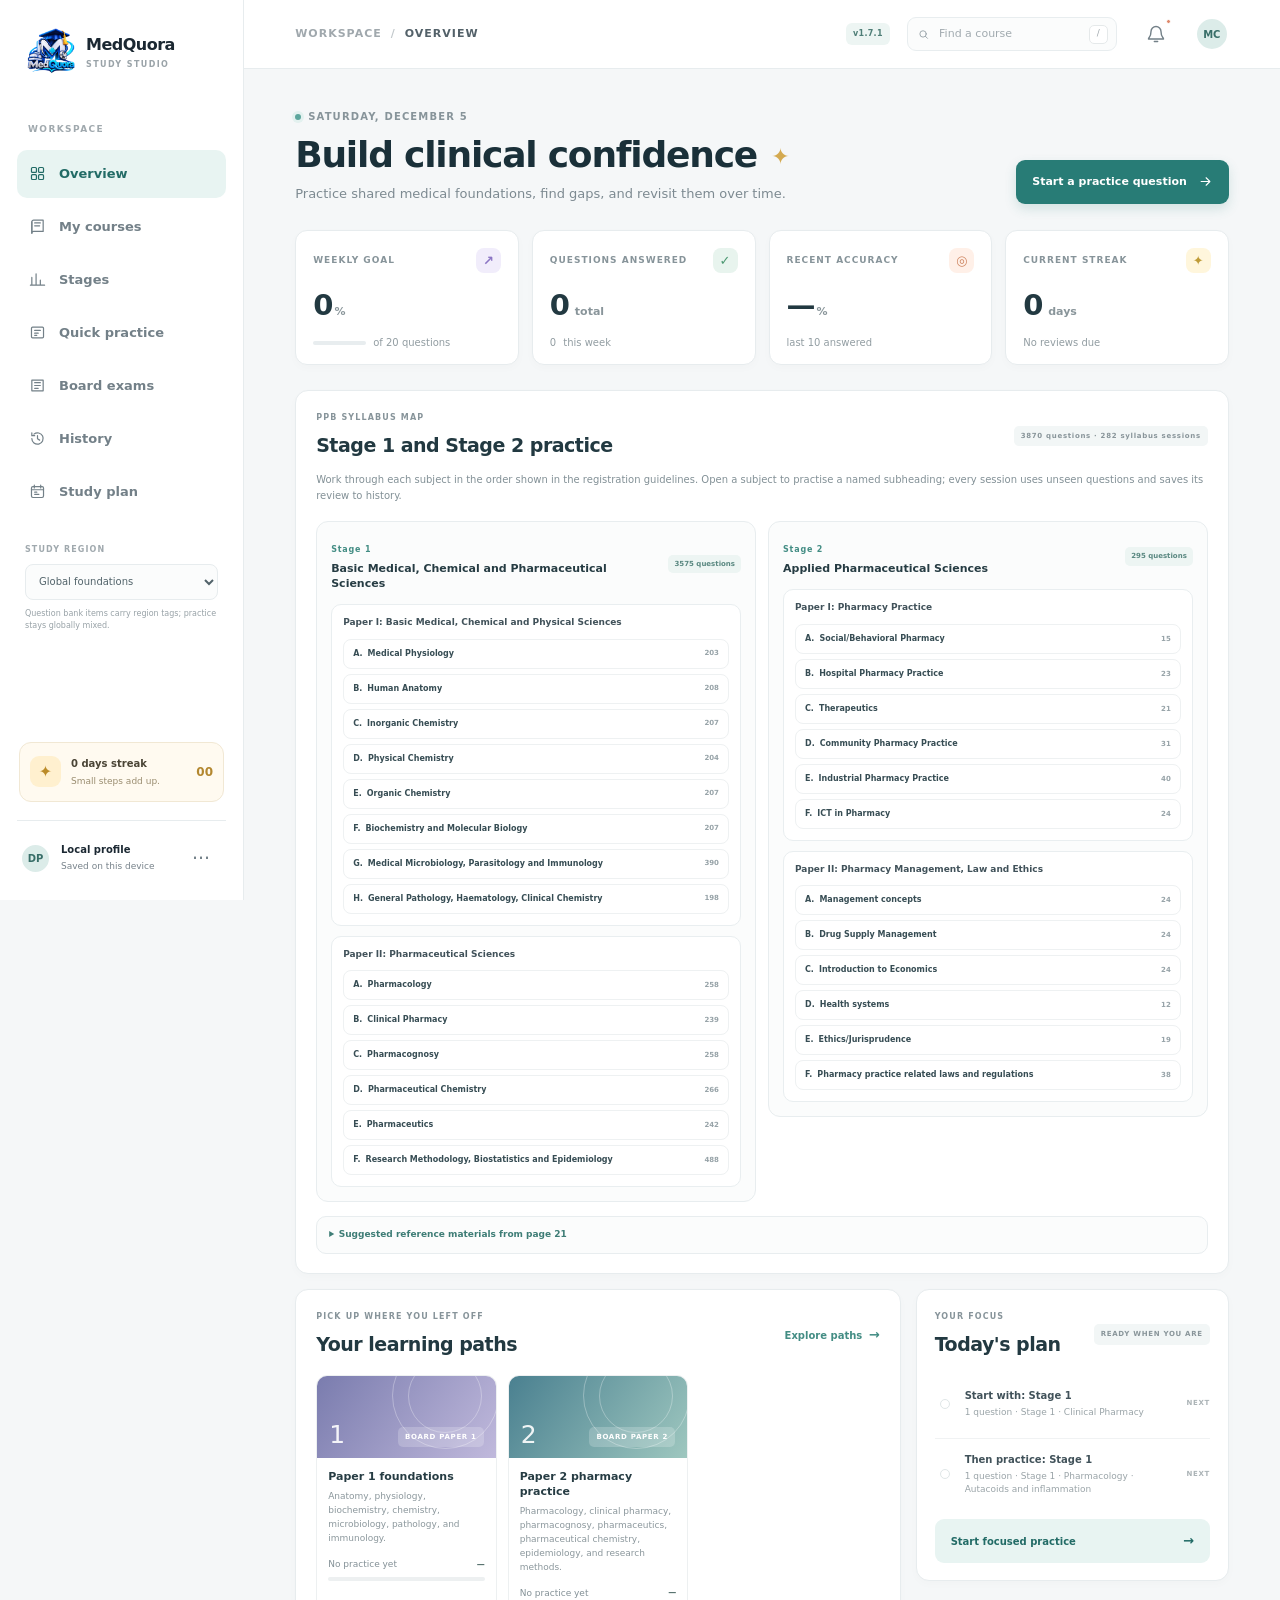
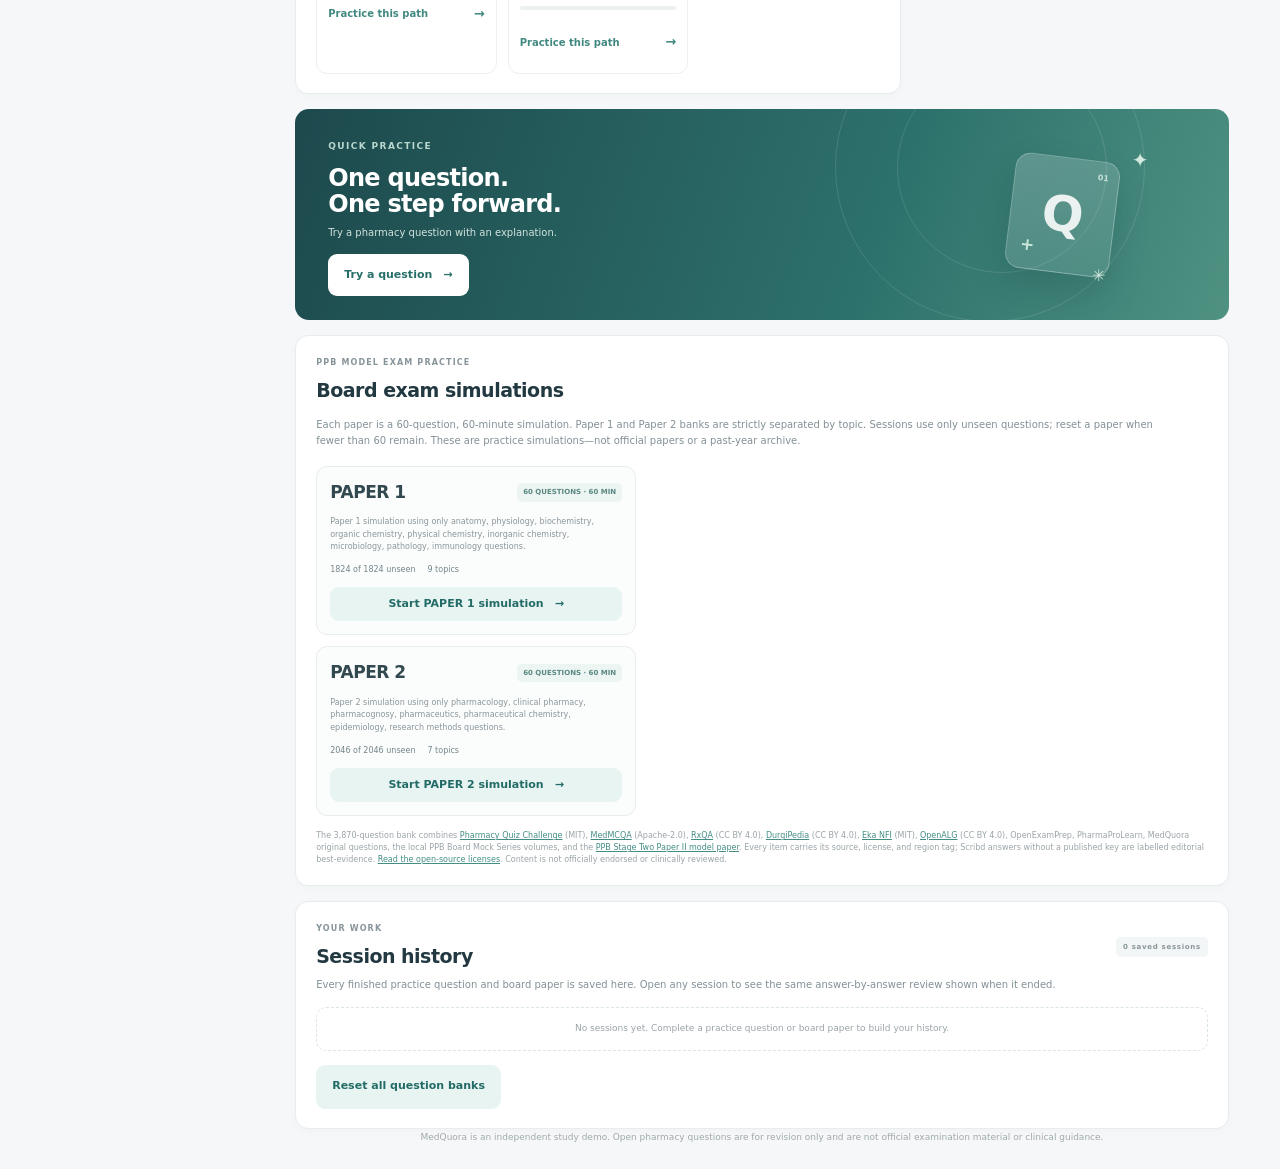
<file: index.html>
<!doctype html>
<html lang="en">
  <head>
    <meta charset="utf-8">
    <meta name="viewport" content="width=device-width, initial-scale=1">
    <meta name="theme-color" content="#f5f7f8">
    <meta name="description" content="MedQuora helps health-science learners practice shared medical foundations, reflect, and review.">
    <title>MedQuora — Clinical Study Studio</title>
    <link rel="stylesheet" href="styles.css">
    <script src="assets/open-pharmacy-questions.js" defer></script>
    <script src="assets/syllabus-topics.js" defer></script>
    <script src="app.js" defer></script>
  </head>
  <body>
    <div class="app-shell">
      <aside class="sidebar" id="sidebar">
        <a class="brand" href="#overview" aria-label="MedQuora home">
          <img class="brand-logo" src="assets/medquora-logo.png" alt="">
          <span class="brand-name">MedQuora<span>STUDY STUDIO</span></span>
        </a>

        <p class="nav-caption">WORKSPACE</p>
        <nav class="primary-nav" aria-label="Main navigation">
          <a class="nav-link active" href="#overview">
            <svg viewBox="0 0 24 24" aria-hidden="true"><rect x="3.5" y="3.5" width="7" height="7" rx="1.5"/><rect x="13.5" y="3.5" width="7" height="7" rx="1.5"/><rect x="3.5" y="13.5" width="7" height="7" rx="1.5"/><rect x="13.5" y="13.5" width="7" height="7" rx="1.5"/></svg>
            Overview
          </a>
          <a class="nav-link" href="#courses">
            <svg viewBox="0 0 24 24" aria-hidden="true"><path d="M4 5.5A2.5 2.5 0 0 1 6.5 3H20v16H6.5A2.5 2.5 0 0 0 4 21.5z"/><path d="M4 5.5v16M8 7h8M8 11h7"/></svg>
            My courses
          </a>
          <a class="nav-link" href="#stages">
            <svg viewBox="0 0 24 24" aria-hidden="true"><path d="M4 20V9M10 20V4M16 20v-7M22 20H2"/></svg>
            Stages
          </a>
          <a class="nav-link" href="#practice" data-open-practice>
            <svg viewBox="0 0 24 24" aria-hidden="true"><path d="M5 4.5h14A1.5 1.5 0 0 1 20.5 6v12a1.5 1.5 0 0 1-1.5 1.5H5A1.5 1.5 0 0 1 3.5 18V6A1.5 1.5 0 0 1 5 4.5Z"/><path d="M8 9h8M8 13h5M8 16h3"/></svg>
            Quick practice
          </a>
            <a class="nav-link" href="#board-exams">
              <svg viewBox="0 0 24 24" aria-hidden="true"><path d="M4 4.5h16v15H4z"/><path d="M8 8h8M8 12h8M8 16h5"/></svg>
              Board exams
            </a>
            <a class="nav-link" href="#history">
              <svg viewBox="0 0 24 24" aria-hidden="true"><path d="M4 12a8 8 0 1 0 3-6.2M4 4v4h4"/><path d="M12 8v4.5l3 1.8"/></svg>
              History
            </a>
            <a class="nav-link" href="#study-plan">
              <svg viewBox="0 0 24 24" aria-hidden="true"><rect x="3.5" y="5" width="17" height="15.5" rx="2"/><path d="M7.5 3v4M16.5 3v4M3.5 9.5h17M8 13h3M8 16h6"/></svg>
              Study plan
            </a>
        </nav>

        <label class="context-setting">
          <span>STUDY REGION</span>
          <select id="study-region" aria-describedby="region-note">
            <option value="global">Global foundations</option>
            <option value="us">United States</option>
            <option value="uk">United Kingdom</option>
            <option value="canada">Canada</option>
            <option value="india">India</option>
            <option value="australia">Australia</option>
            <option value="nigeria">Nigeria</option>
            <option value="south-africa">South Africa</option>
            <option value="kenya">Kenya</option>
            <option value="other">Other / not listed</option>
          </select>
          <small id="region-note">Question bank items carry region tags; practice stays globally mixed.</small>
        </label>

        <div class="sidebar-spacer"></div>
        <div class="streak-card">
          <div class="streak-icon" aria-hidden="true">✦</div>
          <div>
            <strong id="sidebar-streak">0 day streak</strong>
            <span>Small steps add up.</span>
          </div>
          <span class="streak-count" id="sidebar-streak-count">00</span>
        </div>
        <div class="sidebar-footer">
          <span class="avatar avatar-small">DP</span>
          <span class="profile-copy"><strong>Local profile</strong><span>Saved on this device</span></span>
          <span class="icon-button" aria-hidden="true">···</span>
        </div>
      </aside>

      <div class="workspace">
        <header class="topbar">
          <button class="icon-button menu-button" id="menu-button" type="button" aria-label="Open navigation" aria-expanded="false">
            <svg viewBox="0 0 24 24" aria-hidden="true"><path d="M4 6h16M4 12h16M4 18h16"/></svg>
          </button>
          <div class="breadcrumbs"><span>WORKSPACE</span><i>/</i><strong>OVERVIEW</strong></div>
          <div class="topbar-tools">
            <span class="version-badge">v1.7.1</span>
            <label class="search-box">
              <svg viewBox="0 0 24 24" aria-hidden="true"><circle cx="10.8" cy="10.8" r="6.8"/><path d="m16 16 4.2 4.2"/></svg>
              <input id="course-search" type="search" placeholder="Find a course" aria-label="Find a course">
              <kbd>/</kbd>
            </label>
            <button class="icon-button notification-button" id="notification-button" type="button" aria-label="Notifications">
              <svg viewBox="0 0 24 24" aria-hidden="true"><path d="M18 9a6 6 0 0 0-12 0c0 7-3 7-3 9h18c0-2-3-2-3-9M10 21h4"/></svg>
              <span class="notification-dot"></span>
            </button>
            <span class="avatar">MC</span>
          </div>
        </header>

        <main id="overview">
          <section class="welcome-row">
            <div>
              <p class="eyebrow"><span class="eyebrow-dot"></span> <span id="today-date"></span></p>
              <h1>Build clinical confidence <span class="wave">✦</span></h1>
              <p class="welcome-copy">Practice shared medical foundations, find gaps, and revisit them over time.</p>
            </div>
            <button class="button button-primary" type="button" data-open-practice>
              Start a practice question
              <svg viewBox="0 0 24 24" aria-hidden="true"><path d="M5 12h14M13 6l6 6-6 6"/></svg>
            </button>
          </section>

          <section class="stats-grid" aria-label="Study overview">
            <article class="stat-card">
              <div class="stat-top"><span class="stat-label">WEEKLY GOAL</span><span class="stat-symbol lilac">↗</span></div>
              <div class="stat-value"><span id="weekly-progress-value">0</span><span class="stat-unit">%</span></div>
              <div class="stat-bottom"><span class="mini-progress"><i id="weekly-progress-meter" style="width:0%"></i></span><span>of 20 questions</span></div>
            </article>
            <article class="stat-card">
              <div class="stat-top"><span class="stat-label">QUESTIONS ANSWERED</span><span class="stat-symbol mint">✓</span></div>
              <div class="stat-value"><span id="questions-answered">0</span><span class="stat-unit"> total</span></div>
              <div class="stat-bottom"><span id="questions-this-week">0</span><span>this week</span></div>
            </article>
            <article class="stat-card">
              <div class="stat-top"><span class="stat-label">RECENT ACCURACY</span><span class="stat-symbol peach">◎</span></div>
              <div class="stat-value"><span id="recent-accuracy">—</span><span class="stat-unit">%</span></div>
              <div class="stat-bottom"><span>last 10 answered</span></div>
            </article>
            <article class="stat-card streak-stat">
              <div class="stat-top"><span class="stat-label">CURRENT STREAK</span><span class="stat-symbol gold">✦</span></div>
              <div class="stat-value"><span id="current-streak">0</span><span class="stat-unit"> days</span></div>
              <div class="stat-bottom"><span id="due-count">No reviews due</span></div>
            </article>
          </section>

          <section class="panel syllabus-panel" id="stages">
            <div class="section-heading">
              <div>
                <p class="eyebrow">PPB SYLLABUS MAP</p>
                <h2>Stage 1 and Stage 2 practice</h2>
              </div>
              <span class="date-chip" id="syllabus-count">0 SESSIONS AVAILABLE</span>
            </div>
            <p class="syllabus-intro">Work through each subject in the order shown in the registration guidelines. Open a subject to practise a named subheading; every session uses unseen questions and saves its review to history.</p>
            <div class="stage-grid" id="stage-grid" aria-live="polite"></div>
            <details class="reference-list">
              <summary>Suggested reference materials from page 21</summary>
              <ol id="syllabus-references"></ol>
            </details>
          </section>

          <div class="content-grid">
            <section class="panel courses-panel" id="courses">
              <div class="section-heading">
                <div>
                  <p class="eyebrow">PICK UP WHERE YOU LEFT OFF</p>
                  <h2>Your learning paths</h2>
                </div>
                <a class="text-link" id="browse-paths" href="#courses" aria-controls="course-list">Explore paths <span>→</span></a>
              </div>
              <div class="course-grid" id="course-list" aria-live="polite"></div>
              <p class="empty-state" id="empty-state" hidden>No learning paths match that search.</p>
            </section>

            <aside class="panel plan-panel" id="study-plan">
              <div class="section-heading compact-heading">
                <div>
                  <p class="eyebrow">YOUR FOCUS</p>
                  <h2>Today's plan</h2>
                </div>
                <span class="date-chip" id="date-chip">READY WHEN YOU ARE</span>
              </div>
              <div class="plan-list" id="today-plan" aria-live="polite"></div>
              <button class="button button-soft plan-button" id="plan-button" type="button" data-open-practice>
                Start a focused session <span>→</span>
              </button>
            </aside>

            <section class="practice-banner" id="practice">
              <div class="practice-orbit orbit-one"></div>
              <div class="practice-orbit orbit-two"></div>
              <div class="practice-banner-copy">
                <span class="banner-kicker">QUICK PRACTICE</span>
                <h2>One question.<br>One step forward.</h2>
                <p>Try a pharmacy question with an explanation.</p>
                <button class="button button-light" type="button" data-open-practice>Try a question <span>→</span></button>
              </div>
              <div class="practice-decoration" aria-hidden="true">
                <span class="spark spark-a">✦</span><span class="spark spark-b">✳</span>
                <div class="question-tile"><span>Q</span><i>01</i><b>+</b></div>
              </div>
            </section>

            <section class="panel board-exams-panel" id="board-exams">
              <div class="section-heading board-exams-heading">
                <div>
                  <p class="eyebrow">PPB MODEL EXAM PRACTICE</p>
                  <h2>Board exam simulations</h2>
                </div>
              </div>
              <p class="board-exam-intro">Each paper is a 60-question, 60-minute simulation. Paper 1 and Paper 2 banks are strictly separated by topic. Sessions use only unseen questions; reset a paper when fewer than 60 remain. These are practice simulations—not official papers or a past-year archive.</p>
              <div class="exam-grid" id="exam-grid" aria-live="polite"></div>
              <p class="exam-disclaimer">The 3,870-question bank combines <a href="https://github.com/rocksonsamuel96/PharmacyQuizChallenge-">Pharmacy Quiz Challenge</a> (MIT), <a href="https://huggingface.co/datasets/openlifescienceai/medmcqa">MedMCQA</a> (Apache-2.0), <a href="https://github.com/Google-Health/rxqa">RxQA</a> (CC BY 4.0), <a href="https://durgical.com/en/practice/questions.json">DurgiPedia</a> (CC BY 4.0), <a href="https://huggingface.co/datasets/ekacare/Eka_NFI_MCQA">Eka NFI</a> (MIT), <a href="https://oer.galileo.usg.edu/chemistry-ancillary/18">OpenALG</a> (CC BY 4.0), OpenExamPrep, PharmaProLearn, MedQuora original questions, the local PPB Board Mock Series volumes, and the <a href="https://www.scribd.com/document/897815579/stagetwopapertwo">PPB Stage Two Paper II model paper</a>. Every item carries its source, license, and region tag; Scribd answers without a published key are labelled editorial best-evidence. <a href="assets/open-pharmacy-license.txt">Read the open-source licenses</a>. Content is not officially endorsed or clinically reviewed.</p>
            </section>

            <section class="panel history-panel" id="history">
              <div class="section-heading compact-heading">
                <div>
                  <p class="eyebrow">YOUR WORK</p>
                  <h2>Session history</h2>
                </div>
                <span class="date-chip" id="history-count">0 saved sessions</span>
              </div>
              <p class="history-intro">Every finished practice question and board paper is saved here. Open any session to see the same answer-by-answer review shown when it ended.</p>
              <div class="history-list" id="history-list" aria-live="polite"></div>
              <button class="button button-soft history-reset" type="button" data-reset-all>Reset all question banks</button>
            </section>
          </div>
          <footer class="page-footer">MedQuora is an independent study demo. Open pharmacy questions are for revision only and are not official examination material or clinical guidance.</footer>
        </main>
      </div>
    </div>

    <div class="scrim" id="scrim"></div>
    <dialog class="practice-dialog" id="practice-dialog" aria-labelledby="dialog-title">
      <form method="dialog" class="dialog-close-form">
        <button class="icon-button dialog-close" aria-label="Close practice" value="close">×</button>
      </form>
      <div class="dialog-content">
        <p class="eyebrow"><span class="eyebrow-dot"></span> <span id="session-label">QUICK PRACTICE</span> <span class="question-count" id="question-count">01 / 01</span><span class="exam-timer" id="exam-timer" role="timer" aria-label="Time remaining" hidden>60:00</span></p>
        <h2 id="dialog-title">Check your understanding</h2>
        <p class="question-topic" id="question-topic"></p>
        <p class="question-prompt" id="question-prompt"></p>
        <form id="answer-form">
          <fieldset id="answer-options">
            <legend class="sr-only">Choose one answer</legend>
          </fieldset>
          <div class="answer-feedback" id="answer-feedback" role="status" hidden></div>
          <button class="button button-primary submit-answer" id="submit-answer" type="submit">Check answer <span>→</span></button>
        </form>
        <p class="disclaimer">Educational revision only—not clinical guidance. Progress is saved on this device.</p>
      </div>
    </dialog>

    <dialog class="review-dialog" id="review-dialog" aria-labelledby="review-title">
      <form method="dialog" class="dialog-close-form">
        <button class="icon-button dialog-close" aria-label="Close review" value="close">×</button>
      </form>
      <div class="dialog-content">
        <p class="eyebrow"><span class="eyebrow-dot"></span> PAPER REVIEW <span class="question-count" id="review-score"></span></p>
        <h2 id="review-title">Session review</h2>
        <p class="review-summary" id="review-summary"></p>
        <div class="review-list" id="review-list"></div>
        <p class="disclaimer">Educational revision only—not clinical guidance. Progress is saved on this device.</p>
      </div>
    </dialog>

    <div class="toast" id="toast" role="status" aria-live="polite"></div>
  </body>
</html>
</file>
<file: styles.css>
:root {
  color-scheme: light;
  --ink: #1b2832;
  --muted: #78838b;
  --line: #e7ecee;
  --paper: #ffffff;
  --canvas: #f5f7f8;
  --teal: #287c76;
  --teal-dark: #226b66;
  --teal-pale: #e8f4f2;
  --navy: #18343b;
  --shadow: 0 12px 32px rgb(22 51 59 / 5%);
  font-family: Inter, ui-sans-serif, system-ui, -apple-system, BlinkMacSystemFont, "Segoe UI", sans-serif;
}

* { box-sizing: border-box; }

body {
  margin: 0;
  min-width: 320px;
  background: var(--canvas);
  color: var(--ink);
  font-size: 14px;
  -webkit-font-smoothing: antialiased;
}

button, input { font: inherit; }
button, a { -webkit-tap-highlight-color: transparent; }
button { cursor: pointer; }
a { color: inherit; text-decoration: none; }
svg { width: 20px; height: 20px; fill: none; stroke: currentColor; stroke-width: 1.7; stroke-linecap: round; stroke-linejoin: round; }

.app-shell { display: flex; min-height: 100vh; }

.sidebar {
  position: fixed;
  z-index: 20;
  inset: 0 auto 0 0;
  display: flex;
  flex-direction: column;
  width: 244px;
  padding: 28px 17px 18px;
  background: #fff;
  border-right: 1px solid var(--line);
}

.brand { display: flex; align-items: center; gap: 11px; padding: 0 10px; }
.brand-logo { display: block; width: 48px; height: 48px; flex: 0 0 auto; object-fit: contain; }
.brand-name { color: var(--ink); font-size: 16px; font-weight: 800; letter-spacing: -.5px; }
.brand-name span { display: block; margin-top: 2px; color: #9aa3a8; font-size: 8px; font-weight: 700; letter-spacing: 1.4px; }
.nav-caption { margin: 47px 11px 13px; color: #a0a9ae; font-size: 9px; font-weight: 800; letter-spacing: 1.4px; }
.primary-nav { display: grid; gap: 5px; }
.nav-link { display: flex; align-items: center; gap: 13px; min-height: 44px; padding: 0 12px; border-radius: 10px; color: #738088; font-size: 12px; font-weight: 600; transition: background .16s, color .16s; }
.nav-link svg { width: 17px; height: 17px; }
.nav-link:hover { background: #f5f8f8; color: var(--teal); }
.nav-link.active { background: var(--teal-pale); color: var(--teal-dark); }
.sidebar-spacer { flex: 1; min-height: 35px; }
.streak-card { display: flex; align-items: center; gap: 10px; margin: 0 2px 18px; padding: 13px 10px; border: 1px solid #f1e8d4; border-radius: 12px; background: #fffaf0; }
.streak-icon { display: grid; width: 31px; height: 31px; place-items: center; border-radius: 9px; background: #fff0cf; color: #bb8b28; font-size: 16px; }
.streak-card strong, .streak-card span { display: block; }
.streak-card strong { color: #4a4435; font-size: 10px; }
.streak-card div:nth-child(2) span { margin-top: 4px; color: #9a8d70; font-size: 9px; }
.streak-count { margin-left: auto; color: #b3872f; font-size: 12px; font-weight: 800; }
.sidebar-footer { display: flex; align-items: center; gap: 10px; padding: 15px 3px 2px; border-top: 1px solid var(--line); }
.avatar { display: grid; flex: 0 0 auto; width: 34px; height: 34px; place-items: center; border: 2px solid #fff; border-radius: 50%; background: #dcece9; color: #386e68; font-size: 10px; font-weight: 800; }
.avatar-small { width: 31px; height: 31px; }
.profile-copy { display: grid; gap: 3px; min-width: 0; }
.profile-copy strong { font-size: 10px; }
.profile-copy span { color: var(--muted); font-size: 9px; }
.icon-button { position: relative; display: inline-grid; flex: 0 0 auto; width: 34px; height: 34px; place-items: center; border: 0; border-radius: 9px; background: transparent; color: #738088; font-size: 19px; }
.icon-button:hover { background: #f2f6f6; color: var(--teal); }
.sidebar-footer .icon-button { margin-left: auto; }

.workspace { width: calc(100% - 244px); min-height: 100vh; margin-left: 244px; }
.topbar { position: sticky; z-index: 10; top: 0; display: flex; align-items: center; justify-content: space-between; height: 69px; padding: 0 clamp(22px, 4vw, 58px); border-bottom: 1px solid var(--line); background: rgb(255 255 255 / 92%); backdrop-filter: blur(14px); }
.breadcrumbs { display: flex; align-items: center; gap: 9px; color: #a0a8ad; font-size: 9px; font-weight: 700; letter-spacing: 1px; }
.breadcrumbs i { color: #c3c9cc; font-style: normal; }
.breadcrumbs strong { color: #536169; }
.topbar-tools { display: flex; align-items: center; gap: 17px; }
.version-badge { padding: 5px 7px; border-radius: 6px; background: #edf5f3; color: #4f7e77; font-size: 8px; font-weight: 800; letter-spacing: .3px; }
.search-box { display: flex; align-items: center; gap: 8px; width: 210px; height: 34px; padding: 0 8px 0 10px; border: 1px solid #e8edef; border-radius: 9px; background: #fbfcfc; color: #8a969c; }
.search-box svg { width: 15px; height: 15px; }
.search-box input { width: 100%; min-width: 0; border: 0; outline: 0; background: transparent; color: var(--ink); font-size: 10px; }
.search-box input::placeholder { color: #a1aaaf; }
kbd { display: inline-grid; min-width: 19px; height: 19px; place-items: center; border: 1px solid #e5e9ea; border-radius: 5px; background: #fff; color: #a0a8ad; font-family: inherit; font-size: 9px; }
.notification-dot { position: absolute; top: 7px; right: 7px; width: 5px; height: 5px; border: 1px solid #fff; border-radius: 50%; background: #df896c; }
.menu-button { display: none; }

main { max-width: 1380px; margin: 0 auto; padding: 36px clamp(22px, 4vw, 58px) 25px; }
.welcome-row { display: flex; align-items: end; justify-content: space-between; gap: 20px; margin-bottom: 26px; }
.eyebrow { display: flex; align-items: center; gap: 7px; margin: 0 0 10px; color: #87949a; font-size: 9px; font-weight: 800; letter-spacing: 1.15px; }
.eyebrow-dot { width: 6px; height: 6px; border-radius: 50%; background: #5da69d; box-shadow: 0 0 0 3px #e3f1ef; }
h1, h2, p { margin-top: 0; }
h1 { margin-bottom: 8px; color: #1a3039; font-size: clamp(25px, 3vw, 32px); font-weight: 700; letter-spacing: -1.2px; }
.wave { display: inline-block; margin-left: 3px; color: #d4aa51; font-size: 22px; vertical-align: 3px; }
.welcome-copy { margin-bottom: 0; color: #7d8a91; font-size: 12px; }
.button { display: inline-flex; align-items: center; justify-content: center; gap: 11px; min-height: 40px; padding: 0 16px; border: 0; border-radius: 9px; font-size: 10px; font-weight: 700; transition: transform .16s, background .16s, box-shadow .16s; }
.button:hover { transform: translateY(-1px); }
.button svg { width: 15px; height: 15px; }
.button-primary { background: var(--teal); box-shadow: 0 5px 12px rgb(40 124 118 / 17%); color: #fff; }
.button-primary:hover { background: var(--teal-dark); box-shadow: 0 7px 16px rgb(40 124 118 / 23%); }
.button-soft { background: var(--teal-pale); color: var(--teal-dark); }
.button-soft:hover { background: #dcefeb; }
.button-light { min-height: 36px; background: #fff; color: #286f69; }
.button-light:hover { background: #eaf5f3; }

.stats-grid { display: grid; grid-template-columns: repeat(4, minmax(0, 1fr)); gap: 13px; margin-bottom: 25px; }
.stat-card { min-height: 129px; padding: 17px 17px 14px; border: 1px solid var(--line); border-radius: 12px; background: var(--paper); box-shadow: 0 3px 10px rgb(22 51 59 / 2%); }
.stat-top { display: flex; align-items: center; justify-content: space-between; }
.stat-label { color: #87949a; font-size: 8px; font-weight: 800; letter-spacing: 1px; }
.stat-symbol { display: grid; width: 25px; height: 25px; place-items: center; border-radius: 8px; font-size: 13px; font-weight: 800; }
.lilac { background: #f1edfb; color: #8b75c4; }
.mint { background: #e8f4ee; color: #4c9872; }
.peach { background: #fff0e8; color: #cf8763; }
.gold { background: #fff6dc; color: #bf9b37; }
.stat-value { margin: 11px 0 8px; color: #223941; font-size: 26px; font-weight: 700; letter-spacing: -1px; }
.stat-unit { margin-left: 2px; color: #89959a; font-size: 11px; font-weight: 600; letter-spacing: 0; }
.stat-bottom { display: flex; align-items: center; gap: 7px; color: #929da2; font-size: 9px; }
.mini-progress { overflow: hidden; width: 53px; height: 4px; border-radius: 10px; background: #e8edef; }
.mini-progress i { display: block; height: 100%; border-radius: inherit; background: #62a69e; }
.trend-up { color: #4b9b75; font-weight: 800; }

.content-grid { display: grid; grid-template-columns: minmax(0, 1.45fr) minmax(270px, .75fr); gap: 15px; align-items: start; }
.panel { border: 1px solid var(--line); border-radius: 13px; background: #fff; box-shadow: 0 3px 10px rgb(22 51 59 / 2%); }
.courses-panel { padding: 21px 20px 19px; }
.section-heading { display: flex; align-items: center; justify-content: space-between; gap: 10px; margin-bottom: 17px; }
.section-heading .eyebrow { margin-bottom: 7px; font-size: 8px; }
h2 { margin-bottom: 0; color: #223941; font-size: 17px; font-weight: 700; letter-spacing: -.5px; }
.text-link { color: #438d84; font-size: 9px; font-weight: 700; white-space: nowrap; }
.text-link span { margin-left: 3px; font-size: 13px; }
.course-grid { display: grid; grid-template-columns: repeat(3, minmax(0, 1fr)); gap: 11px; }
.course-card { overflow: hidden; min-width: 0; border: 1px solid #edf0f1; border-radius: 11px; background: #fff; transition: transform .16s, box-shadow .16s; }
.course-card:hover { transform: translateY(-2px); box-shadow: 0 9px 18px rgb(22 51 59 / 7%); }
.course-art { position: relative; display: flex; height: 82px; align-items: end; justify-content: space-between; padding: 11px 12px; overflow: hidden; }
.course-art::before, .course-art::after { position: absolute; content: ""; border: 1px solid rgb(255 255 255 / 30%); border-radius: 50%; }
.course-art::before { top: -34px; right: -3px; width: 105px; height: 105px; }
.course-art::after { top: -17px; right: 14px; width: 72px; height: 72px; }
.course-art.pharm { background: linear-gradient(125deg, #4a8090, #9ec7bf); }
.course-art.calcs { background: linear-gradient(125deg, #7a7cae, #c0b9dc); }
.course-art.care { background: linear-gradient(125deg, #b27b70, #e0b99a); }
.course-art-mark { position: relative; z-index: 1; color: rgb(255 255 255 / 90%); font-size: 25px; line-height: 1; }
.course-tag { position: relative; z-index: 1; padding: 5px 7px; border-radius: 5px; background: rgb(255 255 255 / 20%); color: #fff; font-size: 7px; font-weight: 800; letter-spacing: .7px; }
.course-body { padding: 12px 11px 11px; }
.course-body h3 { overflow: hidden; margin: 0 0 5px; color: #263c43; font-size: 10px; font-weight: 750; text-overflow: ellipsis; white-space: nowrap; }
.course-body p { min-height: 27px; margin: 0 0 12px; color: #8b979c; font-size: 8px; line-height: 1.55; }
.course-progress-row { display: flex; align-items: center; justify-content: space-between; margin-bottom: 6px; color: #839096; font-size: 8px; }
.course-progress-row strong { color: #56716e; font-size: 8px; }
.course-progress { overflow: hidden; height: 4px; margin-bottom: 12px; border-radius: 10px; background: #edf0f1; }
.course-progress span { display: block; height: 100%; border-radius: inherit; background: #66a89f; }
.course-open { display: flex; align-items: center; justify-content: space-between; width: 100%; padding: 0; border: 0; background: none; color: #418880; font-size: 8px; font-weight: 800; text-align: left; }
.course-open span { font-size: 13px; }
.empty-state { padding: 25px 0; color: var(--muted); font-size: 11px; text-align: center; }

.plan-panel { padding: 21px 18px 17px; }
.compact-heading { margin-bottom: 11px; }
.date-chip { padding: 5px 7px; border-radius: 5px; background: #f2f6f6; color: #89959a; font-size: 7px; font-weight: 800; letter-spacing: .7px; }
.plan-list { display: grid; }
.plan-item { display: flex; align-items: center; gap: 10px; min-height: 65px; border-bottom: 1px solid #f0f2f3; }
.plan-item:last-child { border-bottom: 0; }
.checkmark, .task-dot { display: grid; flex: 0 0 auto; width: 21px; height: 21px; place-items: center; border: 1.5px solid #dfe6e7; border-radius: 50%; color: #fff; font-size: 10px; }
.complete .checkmark { border-color: #67a99d; background: #67a99d; }
.task-dot { width: 10px; height: 10px; margin: 0 5px; background: #fff; }
.plan-item div { display: grid; gap: 4px; min-width: 0; }
.plan-item strong { overflow: hidden; color: #41525a; font-size: 9px; font-weight: 700; text-overflow: ellipsis; white-space: nowrap; }
.plan-item div span { color: #9aa4a8; font-size: 8px; }
.plan-status, .plan-time { margin-left: auto; color: #8bb2a2; font-size: 7px; font-weight: 800; letter-spacing: .6px; }
.plan-time { color: #abb3b6; }
.plan-button { width: 100%; min-height: 35px; margin-top: 10px; font-size: 9px; }
.plan-button span { margin-left: auto; font-size: 13px; }

.practice-banner { position: relative; display: flex; grid-column: 1 / -1; min-height: 188px; overflow: hidden; align-items: center; justify-content: space-between; padding: 24px 33px; border-radius: 14px; background: linear-gradient(110deg, #1d494d, #2d716c 62%, #4f9282); color: white; }
.practice-banner-copy { position: relative; z-index: 2; }
.banner-kicker { color: #b8d7ce; font-size: 8px; font-weight: 800; letter-spacing: 1.4px; }
.practice-banner h2 { margin: 9px 0 7px; color: #fff; font-size: 22px; line-height: 1.12; letter-spacing: -.7px; }
.practice-banner p { margin: 0 0 14px; color: #d2e3dd; font-size: 9px; }
.practice-decoration { position: absolute; top: 0; right: 5%; display: grid; width: 240px; height: 100%; place-items: center; color: #fff; }
.board-exams-panel { grid-column: 1 / -1; padding: 21px 20px 19px; }
.board-exams-heading { align-items: end; }
.board-exam-intro { max-width: 860px; margin: -5px 0 16px; color: #829096; font-size: 10px; line-height: 1.65; }
.exam-grid { display: grid; grid-template-columns: minmax(0, 320px); gap: 11px; }
.exam-card { min-width: 0; padding: 13px; border: 1px solid #e8edef; border-radius: 11px; background: #fbfcfc; }
.exam-card-top { display: flex; align-items: center; justify-content: space-between; margin-bottom: 11px; }
.exam-year { color: #31494f; font-size: 17px; font-weight: 800; letter-spacing: -.5px; }
.exam-status { padding: 4px 6px; border-radius: 5px; background: #edf5f3; color: #5a8881; font-size: 7px; font-weight: 800; }
.exam-card p { min-height: 28px; margin: 0 0 11px; color: #8a969b; font-size: 8px; line-height: 1.55; }
.exam-card-meta { display: flex; gap: 12px; margin-bottom: 11px; color: #74858a; font-size: 8px; }
.exam-card button { width: 100%; min-height: 34px; }
.exam-disclaimer { margin: 14px 0 0; color: #9aa4a8; font-size: 8px; line-height: 1.5; }
.exam-disclaimer a { color: #438d84; text-decoration: underline; }
.syllabus-panel { margin-bottom: 15px; padding: 21px 20px 19px; }
.syllabus-intro { max-width: 900px; margin: -5px 0 16px; color: #829096; font-size: 10px; line-height: 1.65; }
.stage-grid { display: grid; grid-template-columns: repeat(2, minmax(0, 1fr)); gap: 12px; align-items: start; }
.stage-card { min-width: 0; padding: 14px; border: 1px solid #e8edef; border-radius: 12px; background: #fbfcfc; }
.stage-card-head { display: flex; align-items: center; justify-content: space-between; gap: 10px; margin-bottom: 12px; }
.stage-kicker { color: #438d84; font-size: 8px; font-weight: 800; letter-spacing: .8px; }
.stage-card h3 { margin: 4px 0 0; color: #263c43; font-size: 11px; line-height: 1.35; }
.stage-count { flex: 0 0 auto; padding: 4px 6px; border-radius: 5px; background: #edf5f3; color: #5a8881; font-size: 7px; font-weight: 800; }
.stage-papers { display: grid; gap: 10px; }
.syllabus-paper { min-width: 0; padding: 11px; border: 1px solid #e9eef0; border-radius: 10px; background: #fff; }
.syllabus-paper h4 { margin: 0 0 9px; color: #41525a; font-size: 9px; font-weight: 800; }
.syllabus-subjects { display: grid; gap: 5px; }
.subject-details { overflow: hidden; border: 1px solid #eef1f2; border-radius: 8px; background: #fff; }
.subject-details summary { display: flex; align-items: center; gap: 5px; padding: 8px 9px; cursor: pointer; color: #374d54; font-size: 8px; font-weight: 700; }
.subject-details summary small { margin-left: auto; color: #97a3a8; font-size: 7px; }
.subject-focus-list { display: grid; gap: 5px; padding: 8px; border-top: 1px solid #f0f3f4; background: #fbfcfc; }
.subtopic-button, .subject-button { display: flex; align-items: center; justify-content: space-between; gap: 8px; width: 100%; min-height: 27px; padding: 5px 8px; border: 1px solid #e6ecee; border-radius: 6px; background: #fff; color: #51666d; font-size: 8px; font-weight: 700; text-align: left; }
.subtopic-button:hover:not(:disabled), .subject-button:hover { border-color: #8fbcb4; background: #f0f8f6; }
.subject-button { border-color: #cde3de; background: #edf6f3; color: #3e7d76; }
.subtopic-button small, .subject-button small { flex: 0 0 auto; color: #91a0a5; font-size: 7px; }
.subtopic-button:disabled { cursor: not-allowed; opacity: .5; }
.reference-list { margin-top: 14px; padding: 11px 12px; border: 1px solid #e8edef; border-radius: 10px; background: #fbfcfc; }
.reference-list summary { cursor: pointer; color: #3e7d76; font-size: 9px; font-weight: 800; }
.reference-list ol { columns: 2; margin: 11px 0 0; padding-left: 18px; color: #75858a; font-size: 8px; line-height: 1.6; }
.reference-list li { break-inside: avoid; margin-bottom: 4px; }
.history-panel { grid-column: 1 / -1; padding: 21px 20px 19px; }
.history-intro { max-width: 860px; margin: -5px 0 14px; color: #829096; font-size: 10px; line-height: 1.65; }
.history-list { display: grid; gap: 8px; }
.history-item { display: flex; align-items: center; justify-content: space-between; gap: 14px; padding: 12px 13px; border: 1px solid #e8edef; border-radius: 10px; background: #fbfcfc; }
.history-item-copy { display: grid; gap: 4px; min-width: 0; }
.history-item-copy strong { color: #31494f; font-size: 11px; }
.history-item-copy span { color: #8a969b; font-size: 8px; }
.history-item button { flex: 0 0 auto; min-height: 32px; }
.history-empty { margin: 0; padding: 14px; border: 1px dashed #dce5e6; border-radius: 10px; color: #9aa4a8; font-size: 9px; text-align: center; }
.history-reset { margin-top: 14px; }
.question-tile { position: relative; display: flex; width: 105px; height: 116px; align-items: center; justify-content: center; transform: rotate(7deg); border: 1px solid rgb(255 255 255 / 25%); border-radius: 15px; background: linear-gradient(145deg, rgb(255 255 255 / 20%), rgb(255 255 255 / 7%)); box-shadow: 0 17px 35px rgb(7 42 39 / 17%); }
.question-tile span { color: rgb(255 255 255 / 88%); font-size: 49px; font-weight: 800; }
.question-tile i { position: absolute; top: 10px; right: 10px; color: #c5e1d8; font-size: 8px; font-style: normal; font-weight: 800; }
.question-tile b { position: absolute; bottom: 11px; left: 13px; color: #c8e8d9; font-size: 17px; }
.practice-orbit { position: absolute; border: 1px solid rgb(255 255 255 / 12%); border-radius: 50%; }
.orbit-one { top: -97px; right: 9%; width: 310px; height: 310px; }
.orbit-two { top: -46px; right: 13%; width: 210px; height: 210px; }
.spark { position: absolute; z-index: 1; color: #d2eadf; }
.spark-a { top: 36px; right: 14%; font-size: 20px; }
.spark-b { right: 32%; bottom: 32px; font-size: 16px; }
.page-footer { grid-column: 1 / -1; padding-top: 1px; color: #a0a9ad; font-size: 8px; text-align: center; }

.practice-dialog { position: fixed; width: min(480px, calc(100% - 28px)); max-width: none; padding: 0; overflow: visible; border: 1px solid #e6ecec; border-radius: 18px; background: #fff; box-shadow: 0 28px 80px rgb(15 39 45 / 24%); color: var(--ink); }
.practice-dialog::backdrop { background: rgb(17 37 42 / 45%); backdrop-filter: blur(3px); }
.dialog-close-form { position: absolute; top: 13px; right: 13px; margin: 0; }
.dialog-close { width: 30px; height: 30px; background: #f4f7f7; font-size: 21px; }
.dialog-content { padding: 32px; }
.dialog-content .eyebrow { margin-bottom: 9px; }
.question-count { margin-left: auto; color: #9aa5a9; font-size: 8px; }
.exam-timer { margin-left: 9px; padding: 3px 8px; border: 1px solid #cfe4df; border-radius: 6px; background: #eef6f4; color: #276d67; font-size: 10px; font-variant-numeric: tabular-nums; font-weight: 800; letter-spacing: .4px; }
.exam-timer.urgent { border-color: #f0c9bf; background: #fff0ec; color: #a95847; }
.dialog-content h2 { margin-bottom: 12px; font-size: 21px; }
.question-prompt { margin-bottom: 20px; color: #68777e; font-size: 12px; line-height: 1.6; }
#answer-options { display: grid; gap: 8px; margin: 0; padding: 0; border: 0; }
.answer-option { display: flex; align-items: center; gap: 10px; min-height: 44px; padding: 0 11px; border: 1px solid #e6ebec; border-radius: 9px; color: #4b5c63; cursor: pointer; font-size: 10px; transition: border .15s, background .15s; }
.answer-option:hover { border-color: #a8c9c4; background: #f7fbfa; }
.answer-option input { position: absolute; width: 1px; height: 1px; opacity: 0; }
.radio-mark { display: inline-grid; width: 15px; height: 15px; flex: 0 0 auto; place-items: center; border: 1.5px solid #c9d2d4; border-radius: 50%; }
.answer-option input:checked + .radio-mark { border-color: var(--teal); }
.answer-option input:checked + .radio-mark::after { width: 7px; height: 7px; border-radius: 50%; background: var(--teal); content: ""; }
.answer-option:has(input:checked) { border-color: #8abbb4; background: #f0f8f6; }
.answer-option kbd { margin-left: auto; }
.answer-option.correct { border-color: #7fbd9a; background: #eff8f1; color: #36734e; }
.answer-option.incorrect { border-color: #e3a79a; background: #fff5f2; color: #a95847; }
.answer-feedback { margin: 13px 0 0; padding: 11px 12px; border-radius: 8px; background: #eef7f3; color: #45665d; font-size: 10px; line-height: 1.55; }
.answer-feedback.wrong { background: #fff4f1; color: #8e584c; }
.submit-answer { width: 100%; margin-top: 15px; }
.submit-answer span { margin-left: auto; }
.disclaimer { margin: 14px 0 0; color: #9aa4a8; font-size: 8px; text-align: center; }
.sr-only { position: absolute; width: 1px; height: 1px; padding: 0; overflow: hidden; clip: rect(0, 0, 0, 0); white-space: nowrap; clip-path: inset(50%); }
.toast { position: fixed; z-index: 50; right: 24px; bottom: 22px; max-width: min(360px, calc(100vw - 32px)); padding: 11px 15px; transform: translateY(12px); border: 1px solid rgb(255 255 255 / 12%); border-radius: 9px; background: #203d41; box-shadow: 0 8px 24px rgb(16 40 43 / 20%); color: #fff; font-size: 10px; opacity: 0; pointer-events: none; transition: opacity .2s, transform .2s; }
.toast.visible { transform: translateY(0); opacity: 1; }
.scrim { display: none; }

@media (max-width: 1120px) {
  .sidebar { width: 218px; }
  .workspace { width: calc(100% - 218px); margin-left: 218px; }
  main { padding-right: 25px; padding-left: 25px; }
  .stats-grid { grid-template-columns: repeat(2, minmax(0, 1fr)); }
  .course-grid { grid-template-columns: repeat(2, minmax(0, 1fr)); }
}

@media (max-width: 760px) {
  .sidebar { width: 244px; transform: translateX(-101%); transition: transform .22s ease; box-shadow: 12px 0 30px rgb(17 37 42 / 7%); }
  .sidebar.open { transform: translateX(0); }
  .workspace { width: 100%; margin-left: 0; }
  .topbar { height: 60px; padding: 0 17px; }
  .menu-button { display: inline-grid; margin-left: -5px; }
  .breadcrumbs { margin-right: auto; margin-left: 8px; font-size: 8px; }
  .topbar-tools { gap: 8px; }
  .search-box { width: 34px; padding: 0 9px; border-color: transparent; background: transparent; }
  .search-box:focus-within { position: absolute; right: 83px; width: min(230px, calc(100vw - 130px)); border-color: var(--line); background: #fff; }
  .search-box input { width: 0; }
  .search-box:focus-within input { width: 100%; }
  .search-box kbd { display: none; }
  .notification-button { display: none; }
  .topbar-tools > .avatar { width: 31px; height: 31px; }
  .scrim.visible { position: fixed; z-index: 15; inset: 0; display: block; background: rgb(21 42 45 / 25%); }
  main { padding: 26px 18px 22px; }
  .welcome-row { align-items: start; flex-direction: column; gap: 15px; }
  .welcome-row .button { width: 100%; }
  .content-grid { grid-template-columns: 1fr; }
  .courses-panel, .plan-panel { grid-column: 1; }
  .practice-banner { min-height: 178px; grid-column: 1; padding: 21px; }
  .board-exams-panel { grid-column: 1; }
  .stage-grid { grid-template-columns: 1fr; }
  .reference-list ol { columns: 1; }
  .practice-decoration { right: -35px; transform: scale(.8); }
  .page-footer { grid-column: 1; line-height: 1.6; }
}

@media (max-width: 460px) {
  .breadcrumbs span, .breadcrumbs i { display: none; }
  .breadcrumbs { margin-left: 7px; }
  .stats-grid { gap: 9px; margin-bottom: 16px; }
  .stat-card { min-height: 115px; padding: 13px 12px 11px; }
  .stat-label { font-size: 7px; letter-spacing: .75px; }
  .stat-value { font-size: 23px; }
  .stat-symbol { width: 22px; height: 22px; }
  .course-grid { grid-template-columns: 1fr; }
  .course-art { height: 75px; }
  .courses-panel, .plan-panel { padding: 17px 14px; }
  .practice-banner { min-height: 185px; }
  .practice-decoration { right: -88px; opacity: .7; transform: scale(.7); }
  .practice-banner-copy { max-width: 220px; }
  .practice-banner h2 { font-size: 20px; }
  .dialog-content { padding: 28px 21px 22px; }
}

@media (prefers-reduced-motion: reduce) {
  *, *::before, *::after { scroll-behavior: auto !important; transition-duration: .01ms !important; }
}

.context-setting { display: grid; gap: 8px; margin: 28px 8px 0; }
.context-setting > span { color: #a0a9ae; font-size: 8px; font-weight: 800; letter-spacing: 1.1px; }
.context-setting select { width: 100%; min-height: 36px; padding: 0 9px; border: 1px solid var(--line); border-radius: 8px; background: #fbfcfc; color: #52636a; font: inherit; font-size: 10px; }
.context-setting small { color: #98a2a7; font-size: 8px; line-height: 1.5; }
.course-art.evidence { background: linear-gradient(125deg, #768c83, #b6c8aa); }
.question-topic { margin: -5px 0 12px; color: #4a9288; font-size: 10px; font-weight: 700; }
.submit-answer:disabled { cursor: not-allowed; opacity: .55; transform: none; }
.finish-session { background: #276d67; }

.review-dialog { width: min(720px, calc(100% - 24px)); max-width: none; padding: 0; border: 1px solid #e6ecec; border-radius: 18px; background: #fff; box-shadow: 0 28px 80px rgb(15 39 45 / 24%); color: var(--ink); }
.review-dialog::backdrop { background: rgb(17 37 42 / 45%); backdrop-filter: blur(3px); }
.review-summary { margin: -5px 0 18px; color: #68777e; font-size: 11px; line-height: 1.5; }
.review-list { display: grid; gap: 10px; }
.review-item { padding: 14px; border: 1px solid #e6ebec; border-left: 3px solid #7fbd9a; border-radius: 10px; background: #fbfdfc; }
.review-item.is-incorrect { border-left-color: #e3a79a; background: #fffbf9; }
.review-item-top { display: flex; align-items: center; gap: 9px; }
.review-index { color: #9aa5a9; font-size: 9px; font-weight: 800; }
.review-topic { color: #4a9288; font-size: 9px; font-weight: 700; }
.review-badge { margin-left: auto; padding: 3px 7px; border-radius: 999px; background: #eef7f1; color: #36734e; font-size: 8px; font-weight: 800; letter-spacing: .4px; text-transform: uppercase; }
.review-item.is-incorrect .review-badge { background: #fff0ec; color: #a95847; }
.review-prompt { margin: 11px 0 10px; color: #40525a; font-size: 11px; line-height: 1.55; }
.review-choice { display: flex; flex-wrap: wrap; gap: 6px; margin: 5px 0; color: #68777e; font-size: 10px; }
.review-choice span { min-width: 88px; color: #9aa5a9; }
.review-choice strong { color: #4b5c63; font-weight: 700; }
.review-choice.is-answer strong { color: #36734e; }
.review-explanation { margin: 10px 0 0; padding-top: 10px; border-top: 1px solid #edf1f1; color: #607077; font-size: 10px; line-height: 1.55; }

@media (max-width: 460px) {
  .context-setting { margin-top: 22px; }
  .review-item { padding: 12px; }
  .review-explanation, .review-choice { font-size: 11px; }
}

html {
  scroll-padding-top: 82px;
  -webkit-text-size-adjust: 100%;
  text-size-adjust: 100%;
}

body {
  font-size: 15px;
  line-height: 1.5;
}

:focus-visible {
  outline: 3px solid #5da69d;
  outline-offset: 3px;
}

.icon-button {
  width: 44px;
  height: 44px;
}

.nav-link {
  min-height: 48px;
  font-size: 13px;
}

.breadcrumbs,
.search-box input {
  font-size: 11px;
}

main {
  padding-top: 40px;
}

#courses {
  scroll-margin-top: 82px;
}

.eyebrow {
  font-size: 10px;
}

h1 {
  font-size: clamp(26px, 3.2vw, 36px);
  font-weight: 800;
  line-height: 1.18;
}

.welcome-copy {
  font-size: 13px;
}

.button {
  min-height: 44px;
  font-size: 11px;
  font-weight: 750;
}

.stat-label {
  font-size: 9px;
}

.stat-value {
  font-size: 29px;
  font-weight: 750;
}

.stat-bottom {
  font-size: 10px;
}

h2 {
  font-size: 19px;
  font-weight: 750;
}

.text-link {
  font-size: 10px;
}

.course-body h3 {
  overflow: visible;
  font-size: 11px;
  line-height: 1.35;
  text-overflow: clip;
  white-space: normal;
}

.course-body p,
.course-progress-row {
  font-size: 9px;
}

.course-open {
  min-height: 40px;
  font-size: 10px;
}

.plan-item {
  min-height: 70px;
}

.plan-item strong {
  overflow: visible;
  font-size: 10px;
  line-height: 1.35;
  text-overflow: clip;
  white-space: normal;
}

.plan-item div span {
  font-size: 9px;
  line-height: 1.4;
}

.plan-button {
  min-height: 44px;
  font-size: 10px;
}

.banner-kicker {
  font-size: 9px;
}

.practice-banner h2 {
  font-size: 24px;
}

.practice-banner p {
  font-size: 10px;
  line-height: 1.5;
}

.button-light {
  min-height: 42px;
}

.page-footer {
  font-size: 9px;
  line-height: 1.6;
}

.practice-dialog {
  width: min(560px, calc(100% - 24px));
  border-radius: 16px;
}

.dialog-close {
  width: 40px;
  height: 40px;
}

.dialog-content {
  max-height: calc(100vh - 24px);
  max-height: calc(100dvh - 24px);
  overflow-y: auto;
  overscroll-behavior-y: contain;
  -webkit-overflow-scrolling: touch;
  padding: 36px 34px 28px;
  touch-action: pan-y;
}

.dialog-content h2 {
  font-size: 23px;
  line-height: 1.25;
}

.question-prompt {
  font-size: 14px;
}

.answer-option {
  min-height: 48px;
  font-size: 11px;
  line-height: 1.4;
}

.answer-feedback {
  font-size: 11px;
}

.exam-timer {
  font-size: 12px;
}

.review-choice,
.review-explanation {
  font-size: 11px;
}

.submit-answer {
  min-height: 48px;
}

.disclaimer {
  font-size: 9px;
  line-height: 1.5;
}

.toast {
  font-size: 11px;
  line-height: 1.45;
}

@media (max-width: 760px) {
  .sidebar {
    overflow-y: auto;
    overscroll-behavior-y: contain;
  }

  .topbar {
    height: 64px;
  }

  .menu-button {
    min-width: 44px;
    min-height: 44px;
  }

  main {
    padding-top: 30px;
  }

  .practice-banner h2 {
    font-size: 23px;
  }
}

@media (max-width: 460px) {
  .topbar {
    padding-right: 12px;
    padding-left: 12px;
  }

  .stats-grid {
    gap: 10px;
  }

  .stat-card {
    min-height: 120px;
    padding: 14px 12px;
  }

  .stat-value {
    font-size: 25px;
  }

  .practice-banner h2 {
    font-size: 21px;
  }

  .dialog-content {
    padding: 40px 20px 24px;
  }
}
</file>
